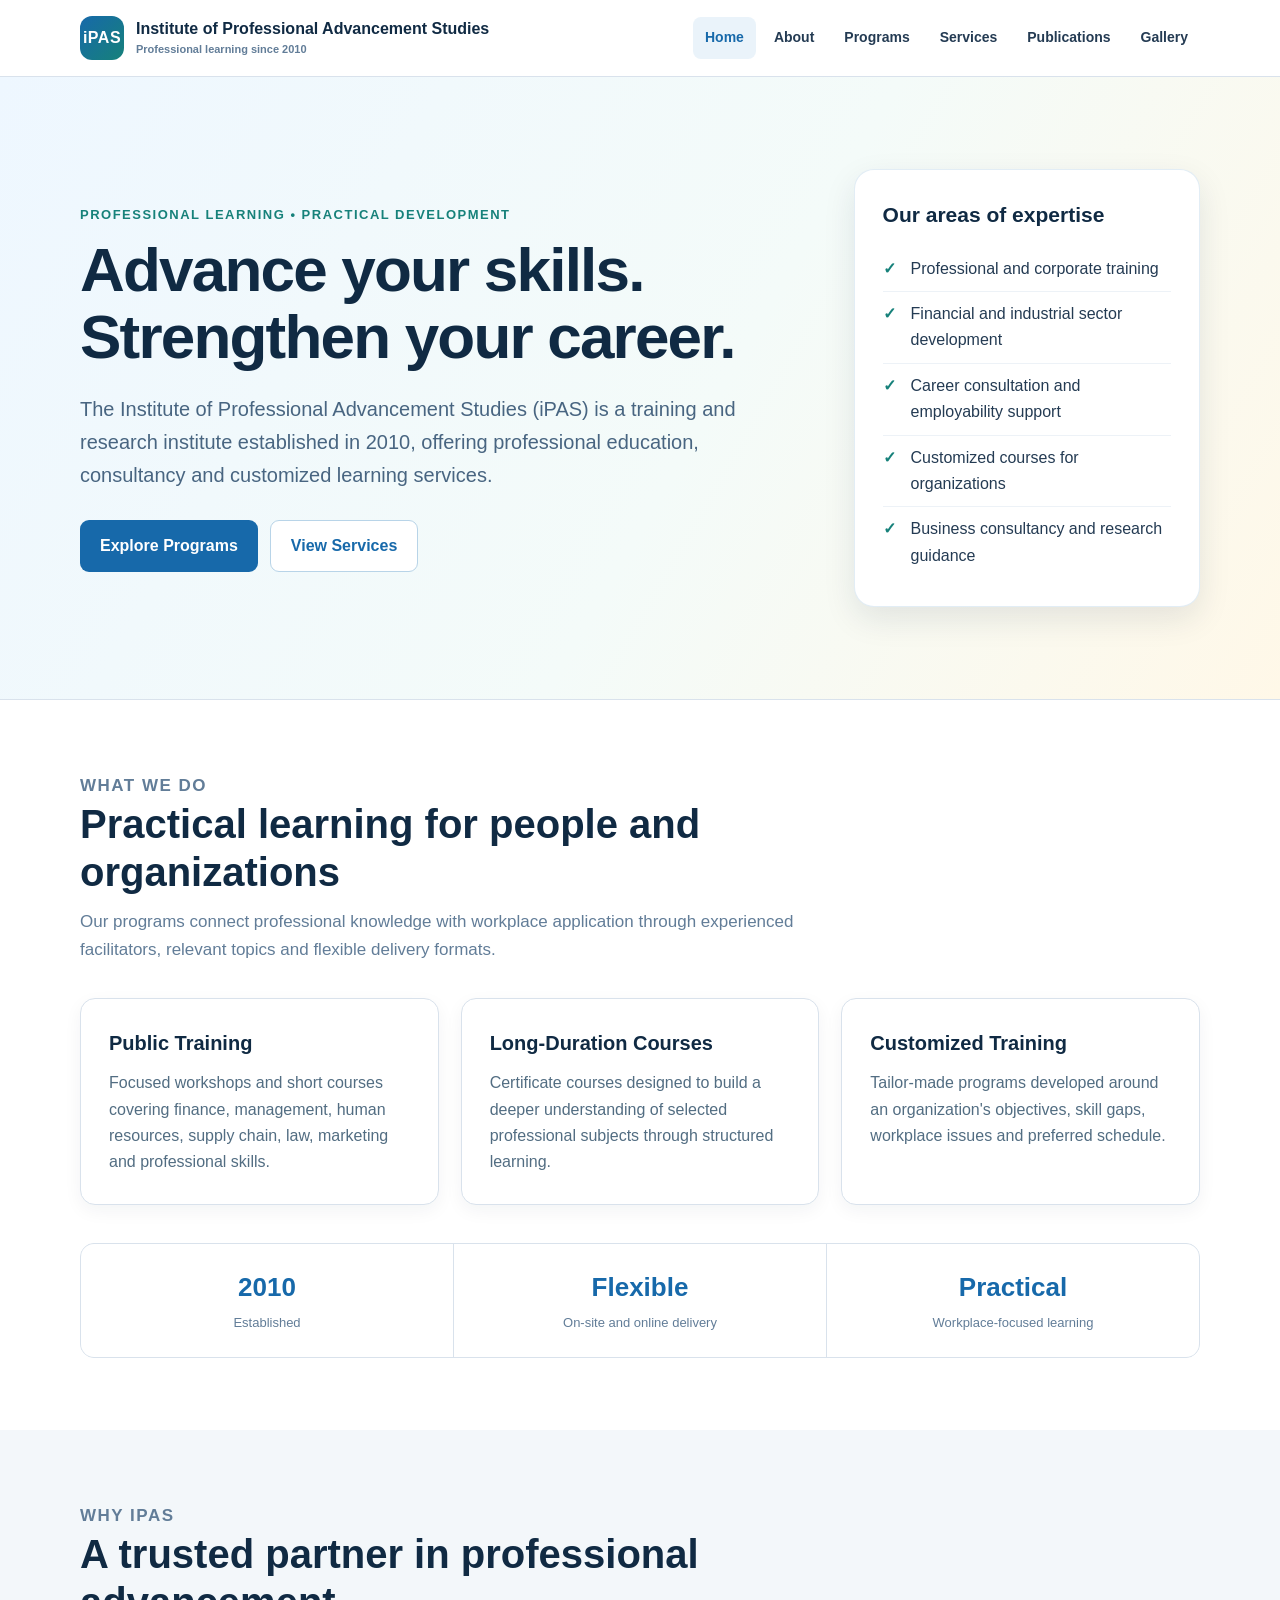
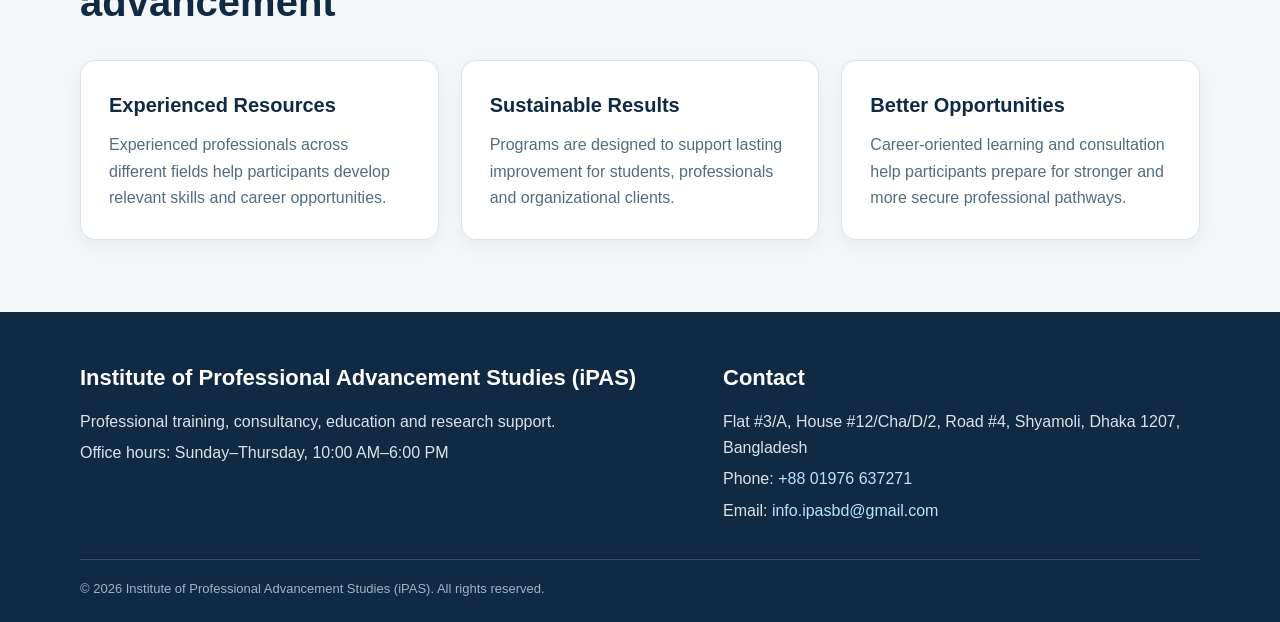
<file: index.html>
<!doctype html><html lang="en"><head><meta charset="utf-8"><meta name="viewport" content="width=device-width,initial-scale=1"><link rel="icon" type="image/png" href="favicon.png"><title>Institute of Professional Advancement Studies (iPAS)</title><meta name="description" content="iPAS provides professional training, consultancy, customized learning and career development services in Bangladesh."><link rel="stylesheet" href="style.css"></head><body><header class="site-header"><div class="container nav-wrap"><a class="brand" href="index.html"><span class="brand-mark">iPAS</span><span class="brand-text">Institute of Professional Advancement Studies<small>Professional learning since 2010</small></span></a><button class="menu-button" aria-label="Open navigation" aria-expanded="false">☰</button><nav class="nav"><a class="active" href="index.html">Home</a><a href="about.html">About</a><a href="programs.html">Programs</a><a href="services.html">Services</a><a href="publications.html">Publications</a><a href="gallery.html">Gallery</a></nav></div></header><main><section class="hero"><div class="container hero-grid"><div><p class="eyebrow">Professional learning • Practical development</p><h1>Advance your skills. Strengthen your career.</h1><p class="lead">The Institute of Professional Advancement Studies (iPAS) is a training and research institute established in 2010, offering professional education, consultancy and customized learning services.</p><div class="button-row"><a class="btn" href="programs.html">Explore Programs</a><a class="btn secondary" href="services.html">View Services</a></div></div><aside class="hero-panel"><h2>Our areas of expertise</h2><ul class="check-list"><li>Professional and corporate training</li><li>Financial and industrial sector development</li><li>Career consultation and employability support</li><li>Customized courses for organizations</li><li>Business consultancy and research guidance</li></ul></aside></div></section><section class="section"><div class="container"><div class="section-head"><p class="eyebrow">What we do</p><h2>Practical learning for people and organizations</h2><p>Our programs connect professional knowledge with workplace application through experienced facilitators, relevant topics and flexible delivery formats.</p></div><div class="grid three"><article class="card"><h3>Public Training</h3><p>Focused workshops and short courses covering finance, management, human resources, supply chain, law, marketing and professional skills.</p></article><article class="card"><h3>Long-Duration Courses</h3><p>Certificate courses designed to build a deeper understanding of selected professional subjects through structured learning.</p></article><article class="card"><h3>Customized Training</h3><p>Tailor-made programs developed around an organization's objectives, skill gaps, workplace issues and preferred schedule.</p></article></div><div class="stat-band"><div class="stat"><strong>2010</strong><span>Established</span></div><div class="stat"><strong>Flexible</strong><span>On-site and online delivery</span></div><div class="stat"><strong>Practical</strong><span>Workplace-focused learning</span></div></div></div></section><section class="section alt"><div class="container"><div class="section-head"><p class="eyebrow">Why iPAS</p><h2>A trusted partner in professional advancement</h2></div><div class="grid three"><article class="card"><h3>Experienced Resources</h3><p>Experienced professionals across different fields help participants develop relevant skills and career opportunities.</p></article><article class="card"><h3>Sustainable Results</h3><p>Programs are designed to support lasting improvement for students, professionals and organizational clients.</p></article><article class="card"><h3>Better Opportunities</h3><p>Career-oriented learning and consultation help participants prepare for stronger and more secure professional pathways.</p></article></div></div></section></main><footer class="site-footer"><div class="container"><div class="footer-grid"><div><h2>Institute of Professional Advancement Studies (iPAS)</h2><p>Professional training, consultancy, education and research support.</p><p>Office hours: Sunday–Thursday, 10:00 AM–6:00 PM</p></div><div><h2>Contact</h2><p>Flat #3/A, House #12/Cha/D/2, Road #4, Shyamoli, Dhaka 1207, Bangladesh</p><p>Phone: <a href="tel:+8801976637271">+88 01976 637271</a></p><p>Email: <a href="mailto:info.ipasbd@gmail.com">info.ipasbd@gmail.com</a></p></div></div><div class="copyright">© 2026 Institute of Professional Advancement Studies (iPAS). All rights reserved.</div></div></footer><script src="main.js"></script></body></html>
</file>
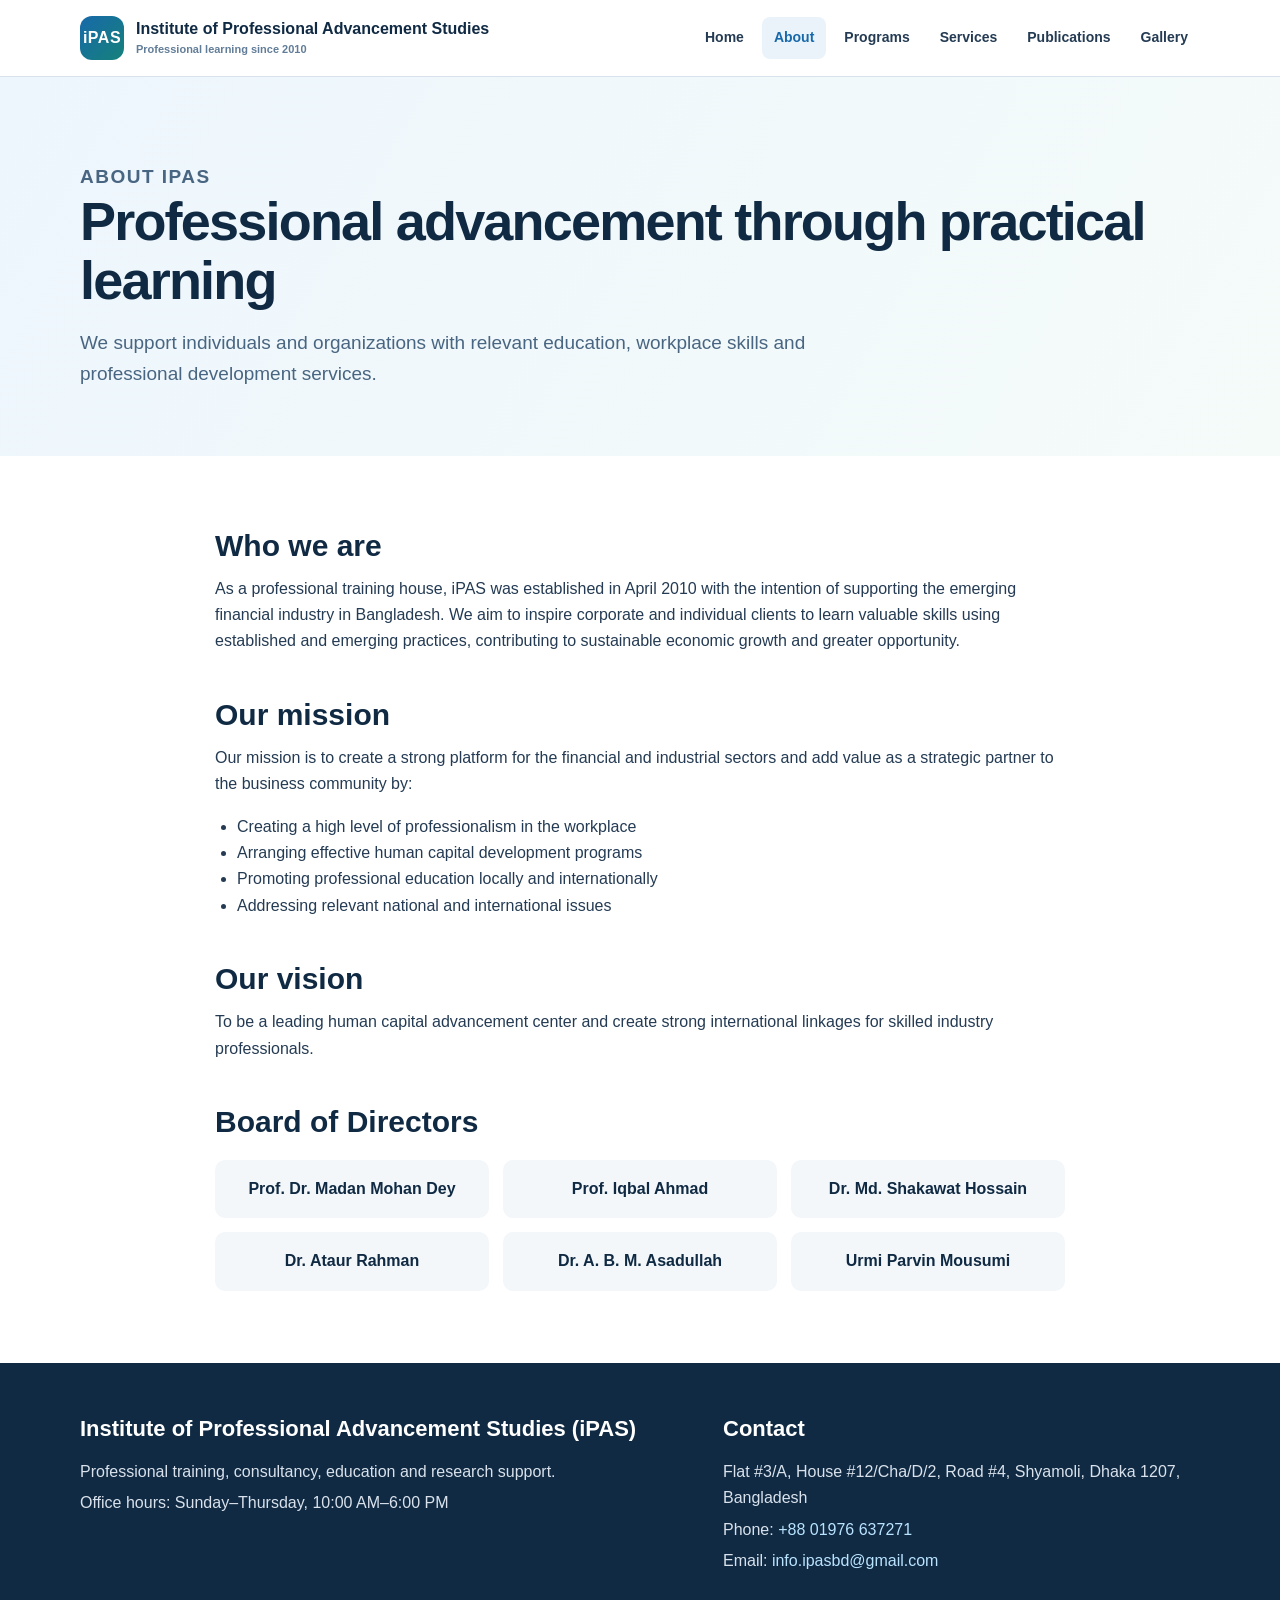
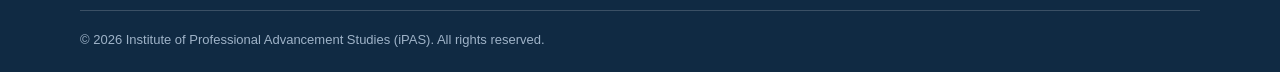
<file: about.html>
<!doctype html><html lang="en"><head><meta charset="utf-8"><meta name="viewport" content="width=device-width,initial-scale=1"><link rel="icon" type="image/png" href="favicon.png"><title>About iPAS | Institute of Professional Advancement Studies</title><meta name="description" content="Learn about the mission, vision and leadership of the Institute of Professional Advancement Studies."><link rel="stylesheet" href="style.css"></head><body><header class="site-header"><div class="container nav-wrap"><a class="brand" href="index.html"><span class="brand-mark">iPAS</span><span class="brand-text">Institute of Professional Advancement Studies<small>Professional learning since 2010</small></span></a><button class="menu-button" aria-label="Open navigation" aria-expanded="false">☰</button><nav class="nav"><a href="index.html">Home</a><a class="active" href="about.html">About</a><a href="programs.html">Programs</a><a href="services.html">Services</a><a href="publications.html">Publications</a><a href="gallery.html">Gallery</a></nav></div></header><main><section class="page-hero"><div class="container"><p class="eyebrow">About iPAS</p><h1>Professional advancement through practical learning</h1><p>We support individuals and organizations with relevant education, workplace skills and professional development services.</p></div></section><section class="section"><div class="container content"><h2>Who we are</h2><p>As a professional training house, iPAS was established in April 2010 with the intention of supporting the emerging financial industry in Bangladesh. We aim to inspire corporate and individual clients to learn valuable skills using established and emerging practices, contributing to sustainable economic growth and greater opportunity.</p><h2>Our mission</h2><p>Our mission is to create a strong platform for the financial and industrial sectors and add value as a strategic partner to the business community by:</p><ul><li>Creating a high level of professionalism in the workplace</li><li>Arranging effective human capital development programs</li><li>Promoting professional education locally and internationally</li><li>Addressing relevant national and international issues</li></ul><h2>Our vision</h2><p>To be a leading human capital advancement center and create strong international linkages for skilled industry professionals.</p><h2>Board of Directors</h2><div class="person-list"><div class="person">Prof. Dr. Madan Mohan Dey</div><div class="person">Prof. Iqbal Ahmad</div><div class="person">Dr. Md. Shakawat Hossain</div><div class="person">Dr. Ataur Rahman</div><div class="person">Dr. A. B. M. Asadullah</div><div class="person">Urmi Parvin Mousumi</div></div></div></section></main><footer class="site-footer"><div class="container"><div class="footer-grid"><div><h2>Institute of Professional Advancement Studies (iPAS)</h2><p>Professional training, consultancy, education and research support.</p><p>Office hours: Sunday–Thursday, 10:00 AM–6:00 PM</p></div><div><h2>Contact</h2><p>Flat #3/A, House #12/Cha/D/2, Road #4, Shyamoli, Dhaka 1207, Bangladesh</p><p>Phone: <a href="tel:+8801976637271">+88 01976 637271</a></p><p>Email: <a href="mailto:info.ipasbd@gmail.com">info.ipasbd@gmail.com</a></p></div></div><div class="copyright">© 2026 Institute of Professional Advancement Studies (iPAS). All rights reserved.</div></div></footer><script src="main.js"></script></body></html>
</file>
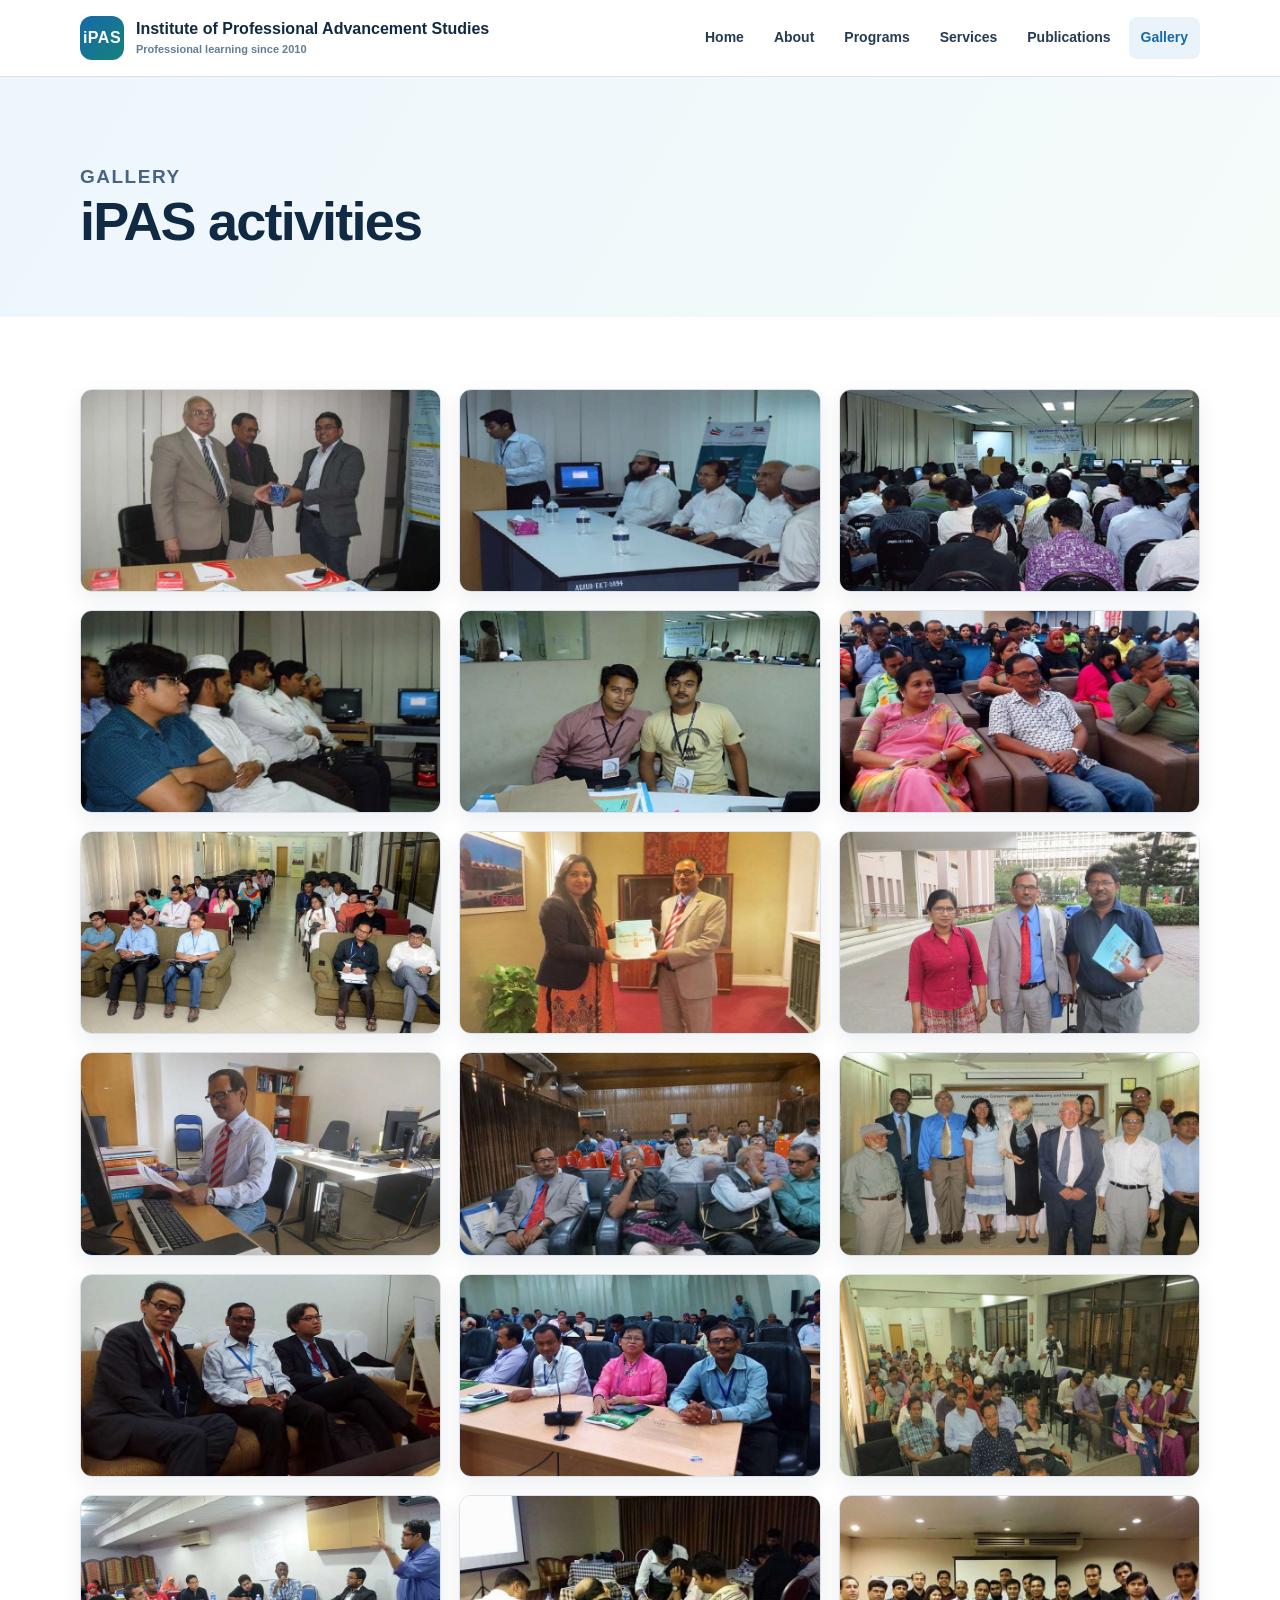
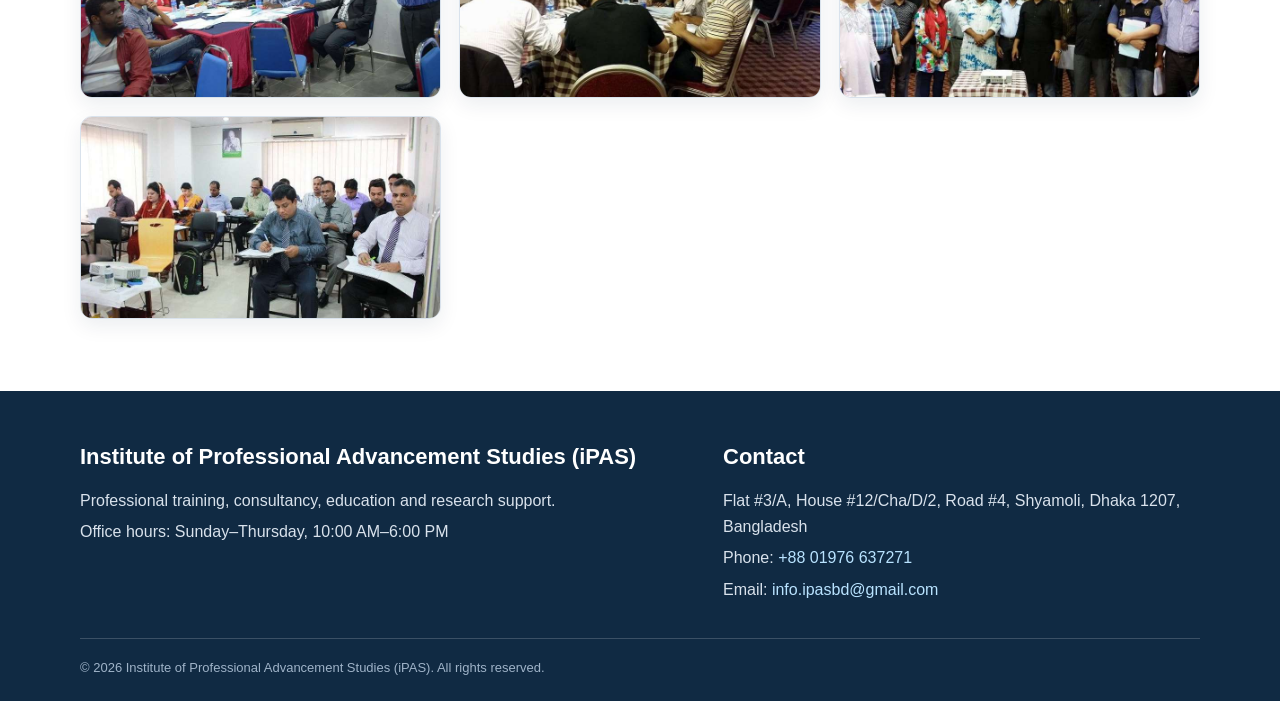
<file: gallery.html>
<!doctype html><html lang="en"><head><meta charset="utf-8"><meta name="viewport" content="width=device-width,initial-scale=1"><link rel="icon" type="image/png" href="favicon.png"><title>Gallery | iPAS</title><meta name="description" content="Training, seminars and professional activities of iPAS."><link rel="stylesheet" href="style.css"><link rel="stylesheet" href="extra.css"></head><body><header class="site-header"><div class="container nav-wrap"><a class="brand" href="index.html"><span class="brand-mark">iPAS</span><span class="brand-text">Institute of Professional Advancement Studies<small>Professional learning since 2010</small></span></a><button class="menu-button" aria-label="Open navigation" aria-expanded="false">☰</button><nav class="nav"><a href="index.html">Home</a><a href="about.html">About</a><a href="programs.html">Programs</a><a href="services.html">Services</a><a href="publications.html">Publications</a><a class="active" href="gallery.html">Gallery</a></nav></div></header><main><section class="page-hero"><div class="container"><p class="eyebrow">Gallery</p><h1>iPAS activities</h1></div></section><section class="section"><div class="container"><div class="gallery-grid"><img src="gallery-01.jpg" alt="iPAS activity 1"><img src="gallery-02.jpg" alt="iPAS activity 2"><img src="gallery-03.jpg" alt="iPAS activity 3"><img src="gallery-04.jpg" alt="iPAS activity 4"><img src="gallery-05.jpg" alt="iPAS activity 5"><img src="gallery-07.jpg" alt="iPAS activity 7"><img src="gallery-08.jpg" alt="iPAS activity 8"><img src="gallery-09.jpg" alt="iPAS activity 9"><img src="gallery-10.jpg" alt="iPAS activity 10"><img src="gallery-11.jpg" alt="iPAS activity 11"><img src="gallery-12.jpg" alt="iPAS activity 12"><img src="gallery-13.jpg" alt="iPAS activity 13"><img src="gallery-14.jpg" alt="iPAS activity 14"><img src="gallery-15.jpg" alt="iPAS activity 15"><img src="gallery-16.jpg" alt="iPAS activity 16"><img src="gallery-17.jpg" alt="iPAS activity 17"><img src="gallery-19.jpg" alt="iPAS activity 19"><img src="gallery-20.jpg" alt="iPAS activity 20"><img src="gallery-21.jpg" alt="iPAS activity 21"></div></div></section></main><footer class="site-footer"><div class="container"><div class="footer-grid"><div><h2>Institute of Professional Advancement Studies (iPAS)</h2><p>Professional training, consultancy, education and research support.</p><p>Office hours: Sunday–Thursday, 10:00 AM–6:00 PM</p></div><div><h2>Contact</h2><p>Flat #3/A, House #12/Cha/D/2, Road #4, Shyamoli, Dhaka 1207, Bangladesh</p><p>Phone: <a href="tel:+8801976637271">+88 01976 637271</a></p><p>Email: <a href="mailto:info.ipasbd@gmail.com">info.ipasbd@gmail.com</a></p></div></div><div class="copyright">© 2026 Institute of Professional Advancement Studies (iPAS). All rights reserved.</div></div></footer><script src="main.js"></script></body></html>
</file>
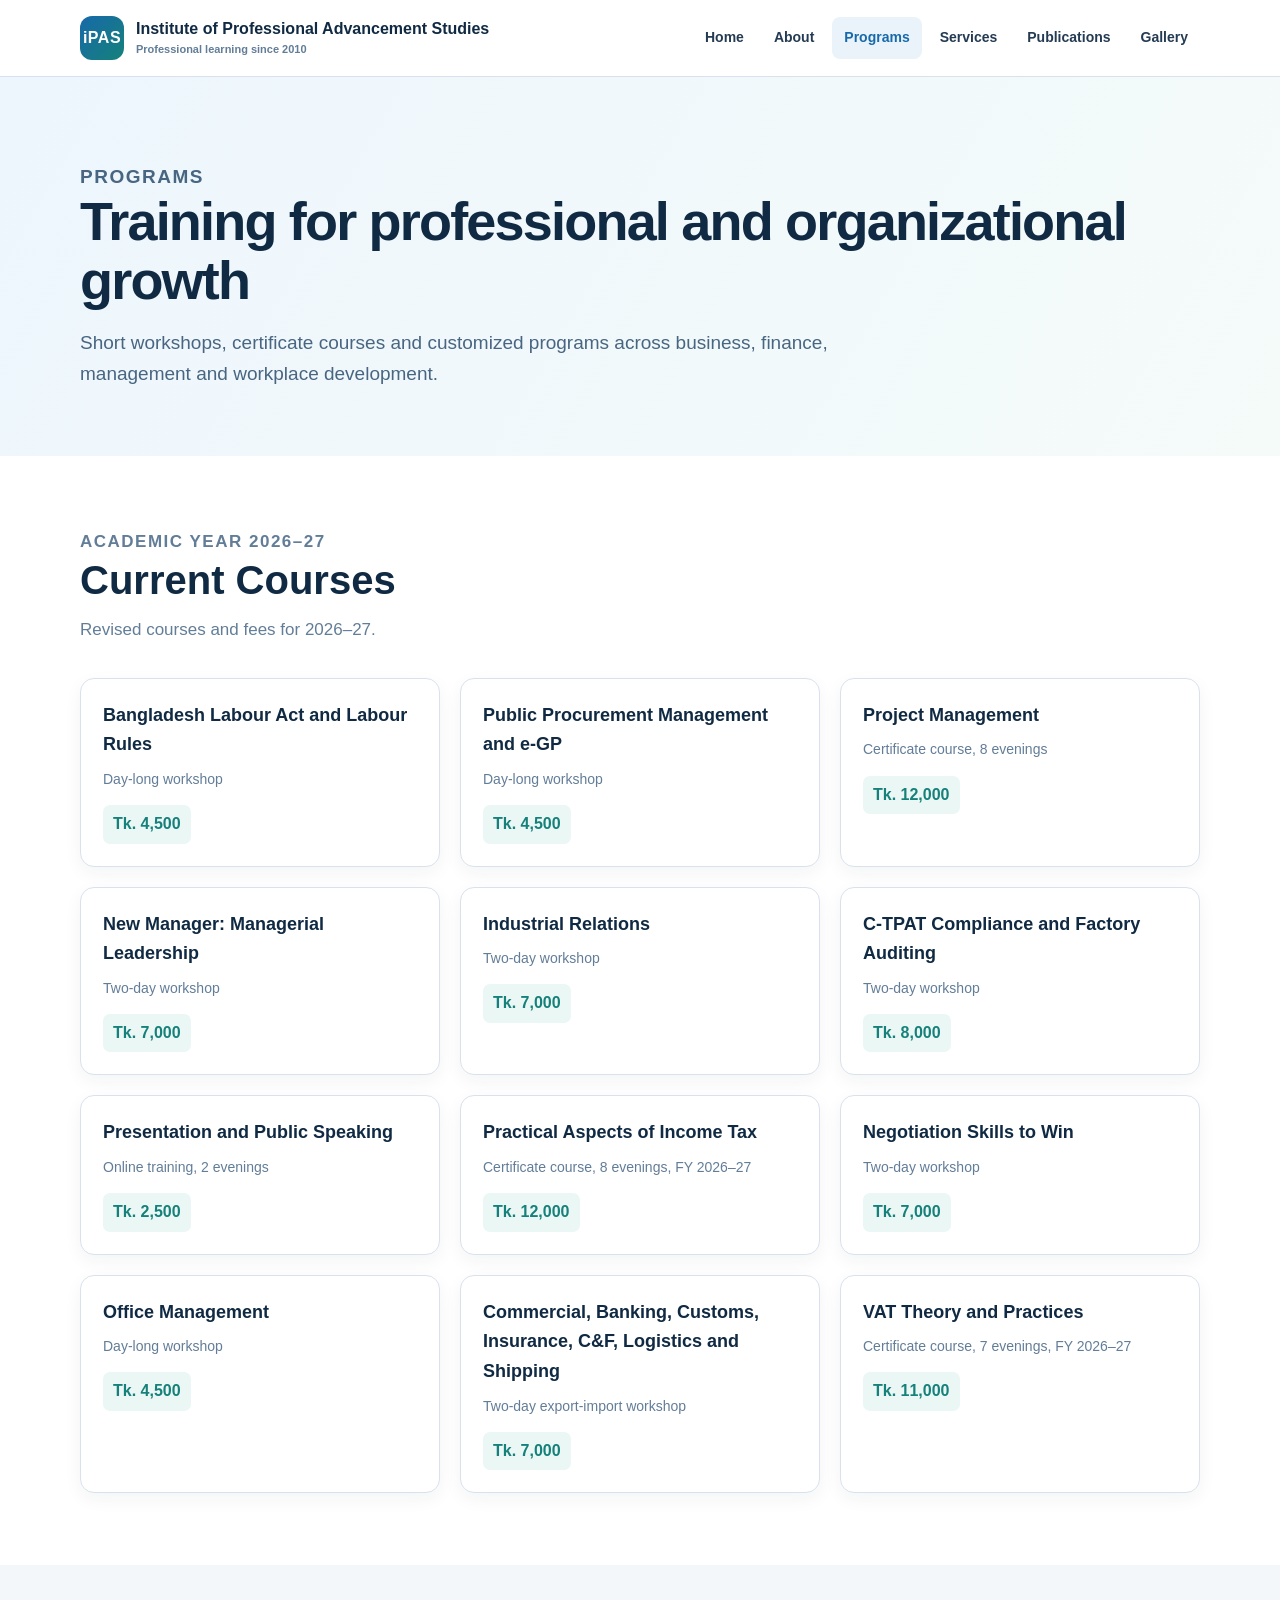
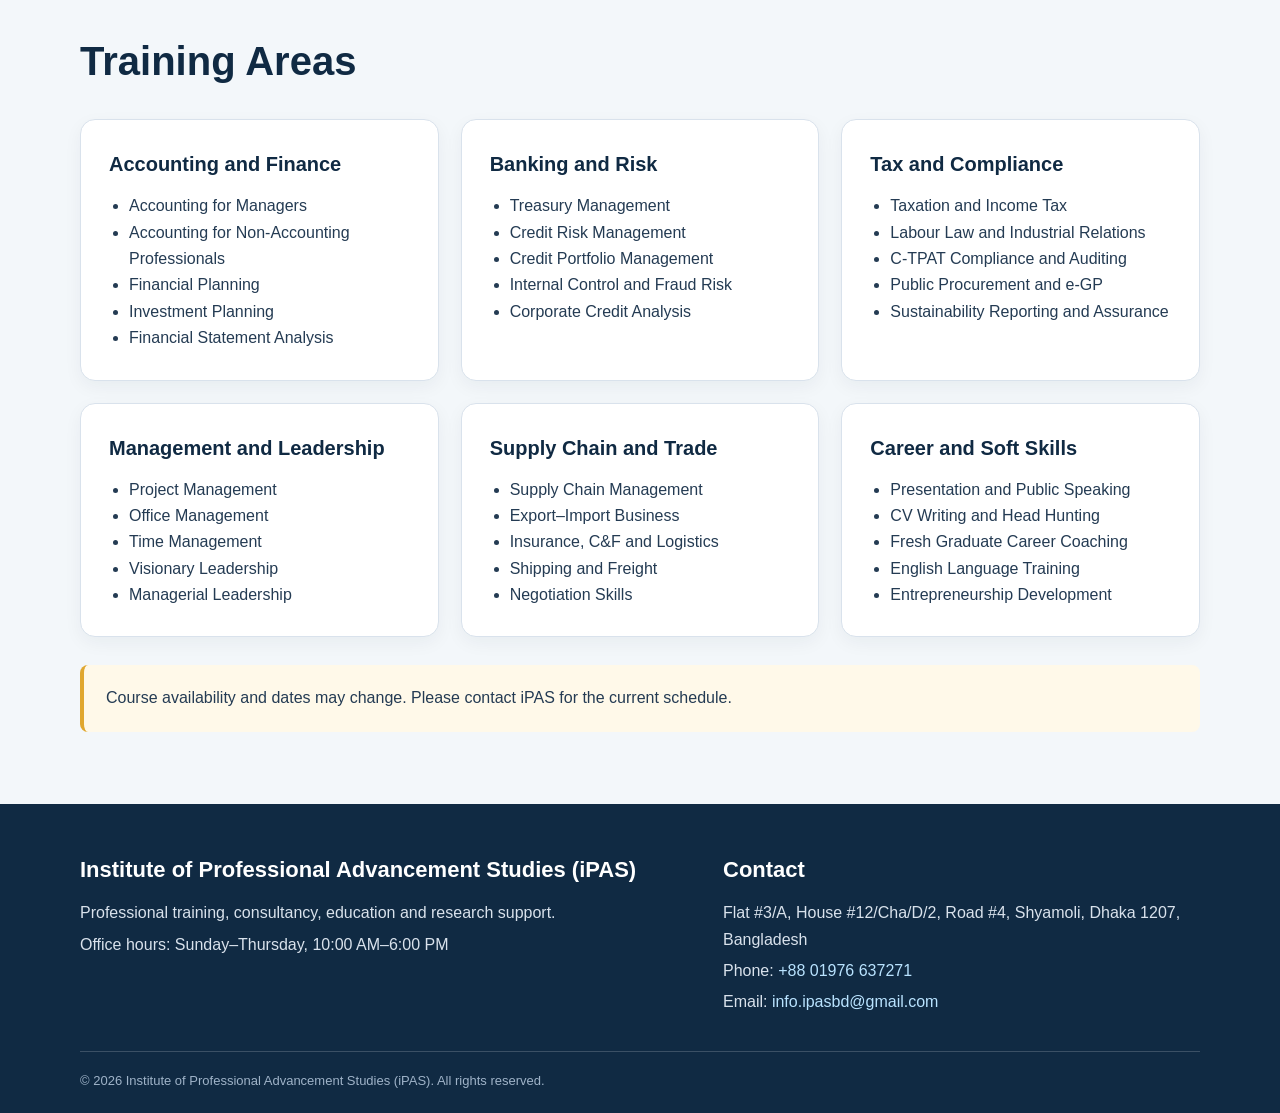
<file: programs.html>
<!doctype html><html lang="en"><head><meta charset="utf-8"><meta name="viewport" content="width=device-width,initial-scale=1"><link rel="icon" type="image/png" href="favicon.png"><title>Programs | iPAS</title><meta name="description" content="Explore iPAS professional training and certificate programs for 2026–27."><link rel="stylesheet" href="style.css"><link rel="stylesheet" href="extra.css"></head><body><header class="site-header"><div class="container nav-wrap"><a class="brand" href="index.html"><span class="brand-mark">iPAS</span><span class="brand-text">Institute of Professional Advancement Studies<small>Professional learning since 2010</small></span></a><button class="menu-button" aria-label="Open navigation" aria-expanded="false">☰</button><nav class="nav"><a href="index.html">Home</a><a href="about.html">About</a><a class="active" href="programs.html">Programs</a><a href="services.html">Services</a><a href="publications.html">Publications</a><a href="gallery.html">Gallery</a></nav></div></header><main><section class="page-hero"><div class="container"><p class="eyebrow">Programs</p><h1>Training for professional and organizational growth</h1><p>Short workshops, certificate courses and customized programs across business, finance, management and workplace development.</p></div></section><section class="section"><div class="container"><div class="section-head"><p class="eyebrow">Academic year 2026–27</p><h2>Current Courses</h2><p>Revised courses and fees for 2026–27.</p></div><div class="course-grid"><article class="course-card"><h3>Bangladesh Labour Act and Labour Rules</h3><p>Day-long workshop</p><span class="course-fee">Tk. 4,500</span></article><article class="course-card"><h3>Public Procurement Management and e-GP</h3><p>Day-long workshop</p><span class="course-fee">Tk. 4,500</span></article><article class="course-card"><h3>Project Management</h3><p>Certificate course, 8 evenings</p><span class="course-fee">Tk. 12,000</span></article><article class="course-card"><h3>New Manager: Managerial Leadership</h3><p>Two-day workshop</p><span class="course-fee">Tk. 7,000</span></article><article class="course-card"><h3>Industrial Relations</h3><p>Two-day workshop</p><span class="course-fee">Tk. 7,000</span></article><article class="course-card"><h3>C-TPAT Compliance and Factory Auditing</h3><p>Two-day workshop</p><span class="course-fee">Tk. 8,000</span></article><article class="course-card"><h3>Presentation and Public Speaking</h3><p>Online training, 2 evenings</p><span class="course-fee">Tk. 2,500</span></article><article class="course-card"><h3>Practical Aspects of Income Tax</h3><p>Certificate course, 8 evenings, FY 2026–27</p><span class="course-fee">Tk. 12,000</span></article><article class="course-card"><h3>Negotiation Skills to Win</h3><p>Two-day workshop</p><span class="course-fee">Tk. 7,000</span></article><article class="course-card"><h3>Office Management</h3><p>Day-long workshop</p><span class="course-fee">Tk. 4,500</span></article><article class="course-card"><h3>Commercial, Banking, Customs, Insurance, C&amp;F, Logistics and Shipping</h3><p>Two-day export-import workshop</p><span class="course-fee">Tk. 7,000</span></article><article class="course-card"><h3>VAT Theory and Practices</h3><p>Certificate course, 7 evenings, FY 2026–27</p><span class="course-fee">Tk. 11,000</span></article></div></div></section><section class="section alt"><div class="container"><div class="section-head"><h2>Training Areas</h2></div><div class="grid three"><article class="card"><h3>Accounting and Finance</h3><ul><li>Accounting for Managers</li><li>Accounting for Non-Accounting Professionals</li><li>Financial Planning</li><li>Investment Planning</li><li>Financial Statement Analysis</li></ul></article><article class="card"><h3>Banking and Risk</h3><ul><li>Treasury Management</li><li>Credit Risk Management</li><li>Credit Portfolio Management</li><li>Internal Control and Fraud Risk</li><li>Corporate Credit Analysis</li></ul></article><article class="card"><h3>Tax and Compliance</h3><ul><li>Taxation and Income Tax</li><li>Labour Law and Industrial Relations</li><li>C-TPAT Compliance and Auditing</li><li>Public Procurement and e-GP</li><li>Sustainability Reporting and Assurance</li></ul></article><article class="card"><h3>Management and Leadership</h3><ul><li>Project Management</li><li>Office Management</li><li>Time Management</li><li>Visionary Leadership</li><li>Managerial Leadership</li></ul></article><article class="card"><h3>Supply Chain and Trade</h3><ul><li>Supply Chain Management</li><li>Export–Import Business</li><li>Insurance, C&amp;F and Logistics</li><li>Shipping and Freight</li><li>Negotiation Skills</li></ul></article><article class="card"><h3>Career and Soft Skills</h3><ul><li>Presentation and Public Speaking</li><li>CV Writing and Head Hunting</li><li>Fresh Graduate Career Coaching</li><li>English Language Training</li><li>Entrepreneurship Development</li></ul></article></div><div class="notice" style="margin-top:28px">Course availability and dates may change. Please contact iPAS for the current schedule.</div></div></section></main><footer class="site-footer"><div class="container"><div class="footer-grid"><div><h2>Institute of Professional Advancement Studies (iPAS)</h2><p>Professional training, consultancy, education and research support.</p><p>Office hours: Sunday–Thursday, 10:00 AM–6:00 PM</p></div><div><h2>Contact</h2><p>Flat #3/A, House #12/Cha/D/2, Road #4, Shyamoli, Dhaka 1207, Bangladesh</p><p>Phone: <a href="tel:+8801976637271">+88 01976 637271</a></p><p>Email: <a href="mailto:info.ipasbd@gmail.com">info.ipasbd@gmail.com</a></p></div></div><div class="copyright">© 2026 Institute of Professional Advancement Studies (iPAS). All rights reserved.</div></div></footer><script src="main.js"></script></body></html>
</file>
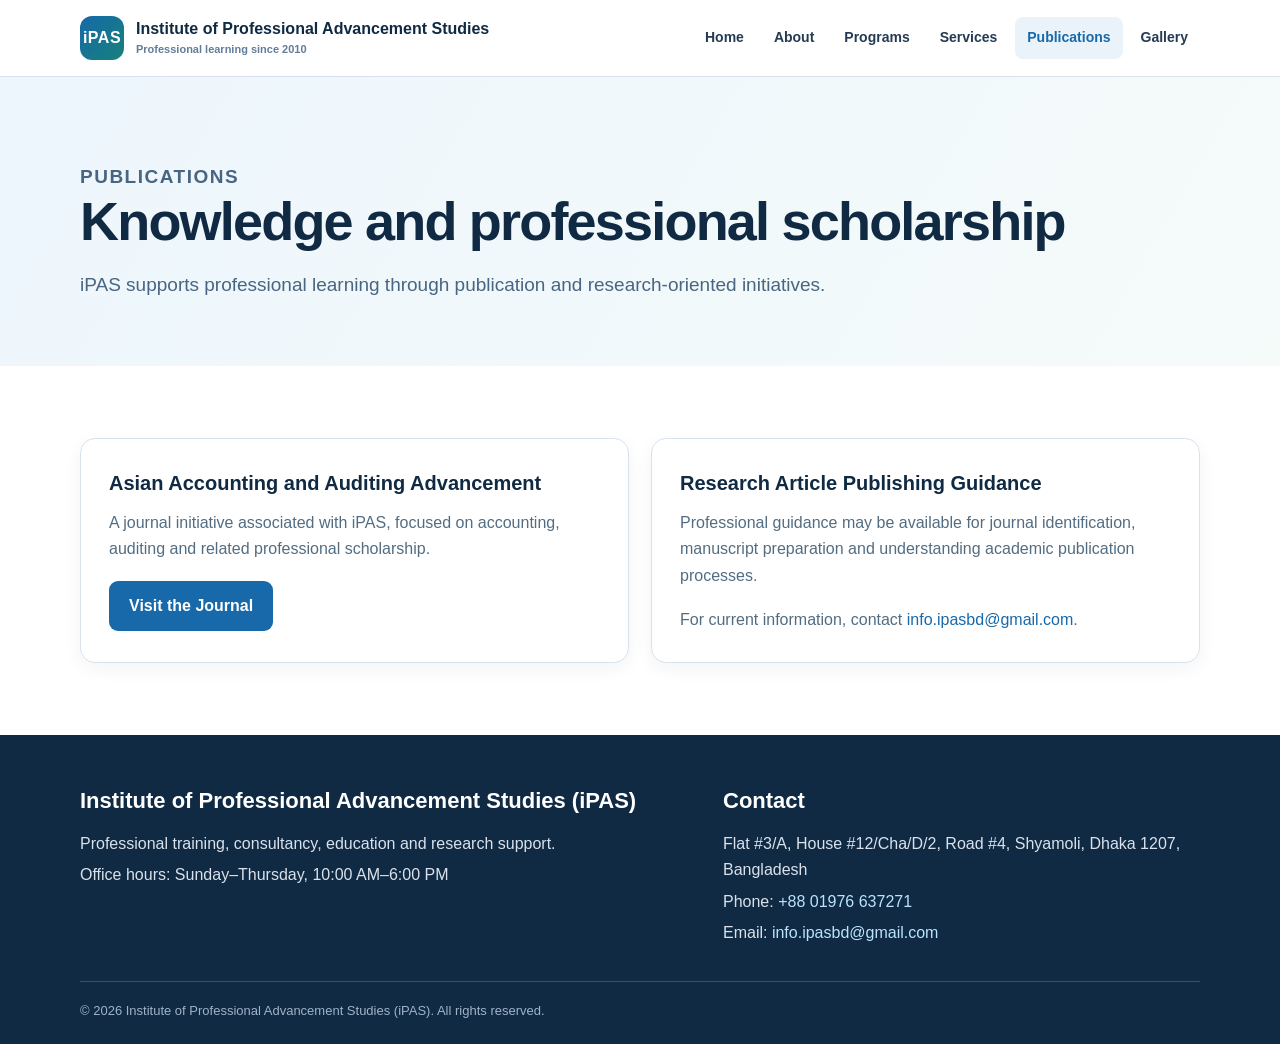
<file: publications.html>
<!doctype html><html lang="en"><head><meta charset="utf-8"><meta name="viewport" content="width=device-width,initial-scale=1"><link rel="icon" type="image/png" href="favicon.png"><title>Publications | iPAS</title><meta name="description" content="Publication initiatives associated with the Institute of Professional Advancement Studies."><link rel="stylesheet" href="style.css"></head><body><header class="site-header"><div class="container nav-wrap"><a class="brand" href="index.html"><span class="brand-mark">iPAS</span><span class="brand-text">Institute of Professional Advancement Studies<small>Professional learning since 2010</small></span></a><button class="menu-button" aria-label="Open navigation" aria-expanded="false">☰</button><nav class="nav"><a href="index.html">Home</a><a href="about.html">About</a><a href="programs.html">Programs</a><a href="services.html">Services</a><a class="active" href="publications.html">Publications</a><a href="gallery.html">Gallery</a></nav></div></header><main><section class="page-hero"><div class="container"><p class="eyebrow">Publications</p><h1>Knowledge and professional scholarship</h1><p>iPAS supports professional learning through publication and research-oriented initiatives.</p></div></section><section class="section"><div class="container"><div class="grid two"><article class="card"><h3>Asian Accounting and Auditing Advancement</h3><p>A journal initiative associated with iPAS, focused on accounting, auditing and related professional scholarship.</p><p style="margin-top:18px"><a class="btn" href="https://4ajournal.com/" target="_blank" rel="noopener">Visit the Journal</a></p></article><article class="card"><h3>Research Article Publishing Guidance</h3><p>Professional guidance may be available for journal identification, manuscript preparation and understanding academic publication processes.</p><p style="margin-top:18px">For current information, contact <a href="mailto:info.ipasbd@gmail.com">info.ipasbd@gmail.com</a>.</p></article></div></div></section></main><footer class="site-footer"><div class="container"><div class="footer-grid"><div><h2>Institute of Professional Advancement Studies (iPAS)</h2><p>Professional training, consultancy, education and research support.</p><p>Office hours: Sunday–Thursday, 10:00 AM–6:00 PM</p></div><div><h2>Contact</h2><p>Flat #3/A, House #12/Cha/D/2, Road #4, Shyamoli, Dhaka 1207, Bangladesh</p><p>Phone: <a href="tel:+8801976637271">+88 01976 637271</a></p><p>Email: <a href="mailto:info.ipasbd@gmail.com">info.ipasbd@gmail.com</a></p></div></div><div class="copyright">© 2026 Institute of Professional Advancement Studies (iPAS). All rights reserved.</div></div></footer><script src="main.js"></script></body></html>
</file>
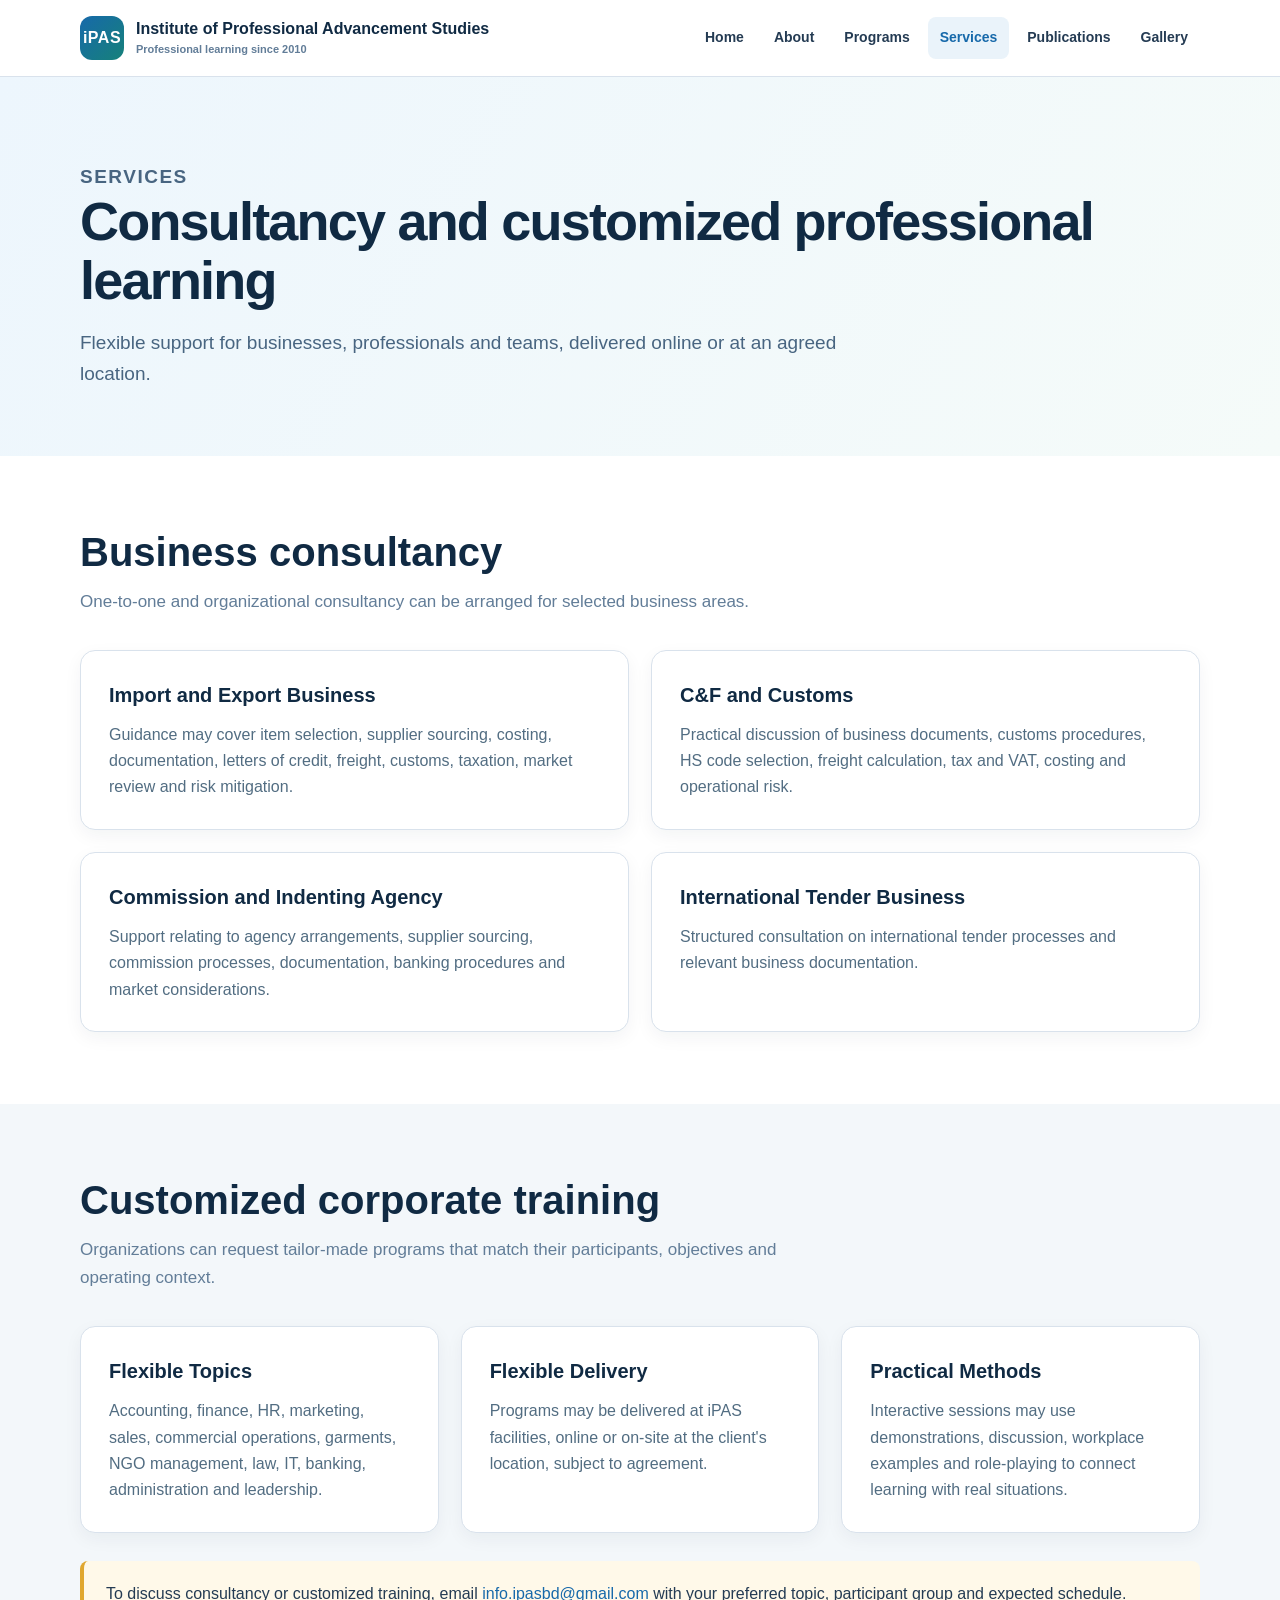
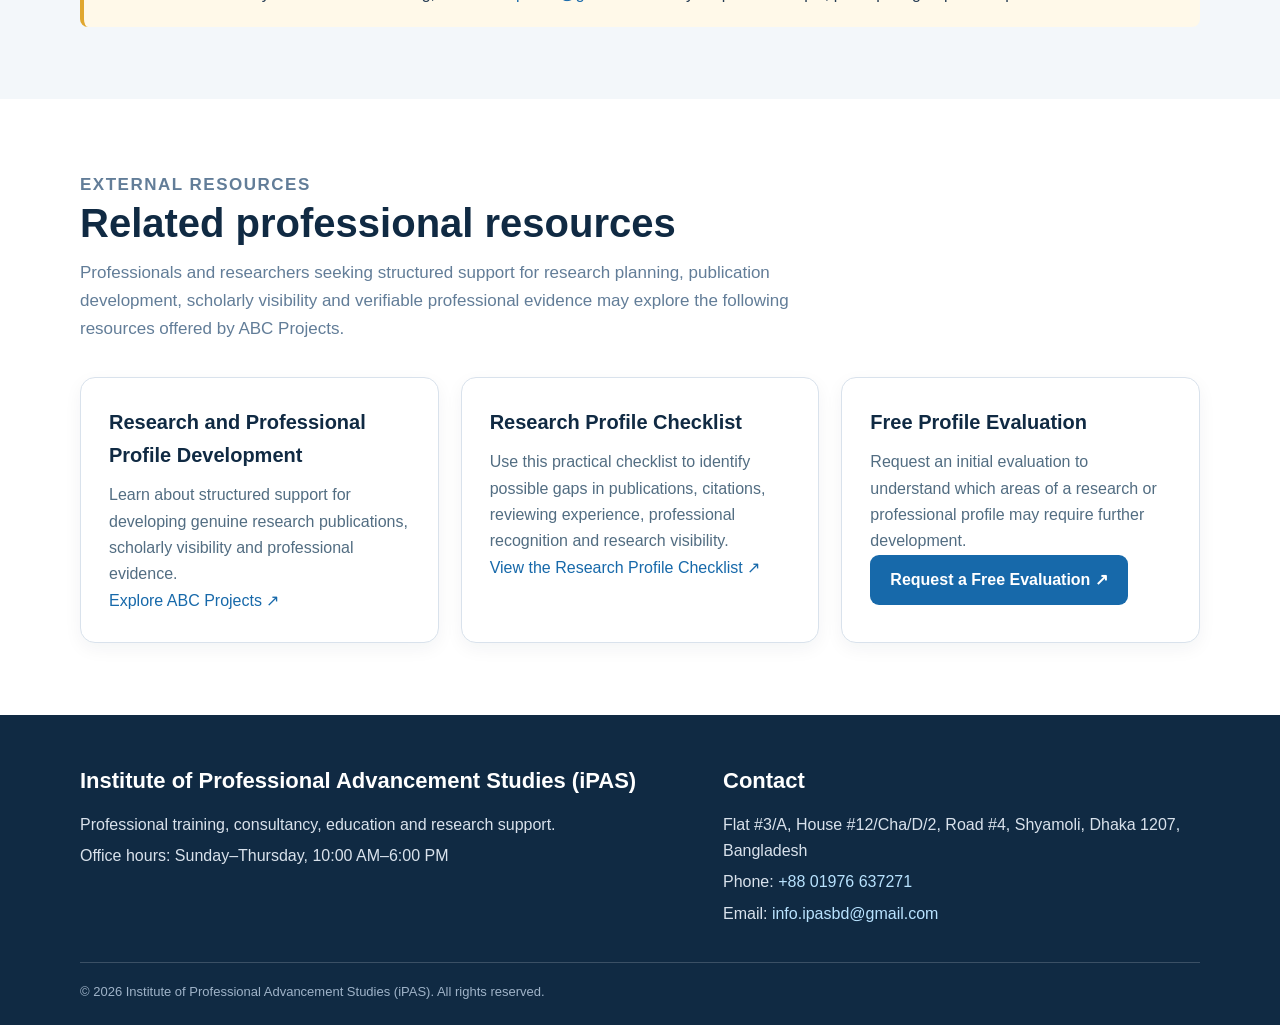
<file: services.html>
<!doctype html>
<html lang="en">
<head>
  <meta charset="utf-8">
  <meta name="viewport" content="width=device-width,initial-scale=1">
  <link rel="icon" type="image/png" href="favicon.png">
  <title>Services | iPAS</title>
  <meta name="description" content="Professional consultancy and customized corporate training services from iPAS.">
  <link rel="stylesheet" href="style.css">
</head>
<body>
<header class="site-header"><div class="container nav-wrap"><a class="brand" href="index.html"><span class="brand-mark">iPAS</span><span class="brand-text">Institute of Professional Advancement Studies<small>Professional learning since 2010</small></span></a><button class="menu-button" aria-label="Open navigation" aria-expanded="false">☰</button><nav class="nav"><a href="index.html">Home</a><a href="about.html">About</a><a href="programs.html">Programs</a><a class="active" href="services.html">Services</a><a href="publications.html">Publications</a><a href="gallery.html">Gallery</a></nav></div></header>
<main>
  <section class="page-hero"><div class="container"><p class="eyebrow">Services</p><h1>Consultancy and customized professional learning</h1><p>Flexible support for businesses, professionals and teams, delivered online or at an agreed location.</p></div></section>
  <section class="section"><div class="container"><div class="section-head"><h2>Business consultancy</h2><p>One-to-one and organizational consultancy can be arranged for selected business areas.</p></div><div class="grid two"><article class="card"><h3>Import and Export Business</h3><p>Guidance may cover item selection, supplier sourcing, costing, documentation, letters of credit, freight, customs, taxation, market review and risk mitigation.</p></article><article class="card"><h3>C&amp;F and Customs</h3><p>Practical discussion of business documents, customs procedures, HS code selection, freight calculation, tax and VAT, costing and operational risk.</p></article><article class="card"><h3>Commission and Indenting Agency</h3><p>Support relating to agency arrangements, supplier sourcing, commission processes, documentation, banking procedures and market considerations.</p></article><article class="card"><h3>International Tender Business</h3><p>Structured consultation on international tender processes and relevant business documentation.</p></article></div></div></section>
  <section class="section alt"><div class="container"><div class="section-head"><h2>Customized corporate training</h2><p>Organizations can request tailor-made programs that match their participants, objectives and operating context.</p></div><div class="grid three"><article class="card"><h3>Flexible Topics</h3><p>Accounting, finance, HR, marketing, sales, commercial operations, garments, NGO management, law, IT, banking, administration and leadership.</p></article><article class="card"><h3>Flexible Delivery</h3><p>Programs may be delivered at iPAS facilities, online or on-site at the client's location, subject to agreement.</p></article><article class="card"><h3>Practical Methods</h3><p>Interactive sessions may use demonstrations, discussion, workplace examples and role-playing to connect learning with real situations.</p></article></div><div class="notice" style="margin-top:28px">To discuss consultancy or customized training, email <a href="mailto:info.ipasbd@gmail.com">info.ipasbd@gmail.com</a> with your preferred topic, participant group and expected schedule.</div></div></section>
  <section class="section"><div class="container"><div class="section-head"><p class="eyebrow">External resources</p><h2>Related professional resources</h2><p>Professionals and researchers seeking structured support for research planning, publication development, scholarly visibility and verifiable professional evidence may explore the following resources offered by ABC Projects.</p></div><div class="grid three"><article class="card"><h3>Research and Professional Profile Development</h3><p>Learn about structured support for developing genuine research publications, scholarly visibility and professional evidence.</p><a class="text-link" href="https://abcprojects.org/" target="_blank" rel="noopener">Explore ABC Projects ↗</a></article><article class="card"><h3>Research Profile Checklist</h3><p>Use this practical checklist to identify possible gaps in publications, citations, reviewing experience, professional recognition and research visibility.</p><a class="text-link" href="https://abcprojects.org/resources/research-profile-checklist/" target="_blank" rel="noopener">View the Research Profile Checklist ↗</a></article><article class="card"><h3>Free Profile Evaluation</h3><p>Request an initial evaluation to understand which areas of a research or professional profile may require further development.</p><a class="btn" href="https://abcprojects.org/contact/" target="_blank" rel="noopener">Request a Free Evaluation ↗</a></article></div></div></section>
</main>
<footer class="site-footer"><div class="container"><div class="footer-grid"><div><h2>Institute of Professional Advancement Studies (iPAS)</h2><p>Professional training, consultancy, education and research support.</p><p>Office hours: Sunday–Thursday, 10:00 AM–6:00 PM</p></div><div><h2>Contact</h2><p>Flat #3/A, House #12/Cha/D/2, Road #4, Shyamoli, Dhaka 1207, Bangladesh</p><p>Phone: <a href="tel:+8801976637271">+88 01976 637271</a></p><p>Email: <a href="mailto:info.ipasbd@gmail.com">info.ipasbd@gmail.com</a></p></div></div><div class="copyright">© 2026 Institute of Professional Advancement Studies (iPAS). All rights reserved.</div></div></footer>
<script src="main.js"></script>
</body>
</html>
</file>
<file: style.css>
:root{--navy:#102a43;--blue:#1769aa;--teal:#16817a;--gold:#e0a72f;--ink:#243b53;--muted:#627d98;--line:#d9e2ec;--soft:#f3f7fa;--white:#fff;--shadow:0 12px 32px rgba(16,42,67,.10)}
*{box-sizing:border-box}html{scroll-behavior:smooth}body{margin:0;color:var(--ink);font-family:Inter,"Segoe UI",Arial,sans-serif;line-height:1.65;background:var(--white)}a{color:var(--blue);text-decoration:none}a:hover{text-decoration:underline}.container{width:min(1120px,calc(100% - 40px));margin:auto}.site-header{position:sticky;top:0;z-index:20;background:rgba(255,255,255,.96);border-bottom:1px solid var(--line);backdrop-filter:blur(10px)}.nav-wrap{min-height:76px;display:flex;align-items:center;justify-content:space-between;gap:24px}.brand{display:flex;align-items:center;gap:12px;color:var(--navy);font-weight:800;text-decoration:none}.brand:hover{text-decoration:none}.brand-mark{display:grid;place-items:center;width:44px;height:44px;border-radius:12px;background:linear-gradient(135deg,var(--blue),var(--teal));color:#fff;font-size:16px;letter-spacing:.5px}.brand-text{line-height:1.15}.brand-text small{display:block;margin-top:4px;color:var(--muted);font-size:11px;font-weight:600}.nav{display:flex;align-items:center;gap:6px}.nav a{padding:9px 12px;border-radius:8px;color:var(--ink);font-size:14px;font-weight:650}.nav a:hover,.nav a.active{color:var(--blue);background:#eaf3fa;text-decoration:none}.hero{padding:92px 0;background:linear-gradient(120deg,#eef7ff 0%,#f4fbf9 55%,#fff8e8 100%);border-bottom:1px solid var(--line)}.hero-grid{display:grid;grid-template-columns:1.35fr .65fr;gap:54px;align-items:center}.eyebrow{margin:0 0 12px;color:var(--teal);font-size:13px;font-weight:800;letter-spacing:1.5px;text-transform:uppercase}.hero h1,.page-hero h1{margin:0;color:var(--navy);font-size:clamp(38px,5vw,62px);line-height:1.08;letter-spacing:-1.8px}.hero .lead{max-width:760px;margin:22px 0 28px;color:#486581;font-size:20px}.button-row{display:flex;flex-wrap:wrap;gap:12px}.btn{display:inline-flex;align-items:center;justify-content:center;padding:12px 20px;border-radius:9px;background:var(--blue);color:#fff;font-weight:750}.btn:hover{background:#12578e;color:#fff;text-decoration:none}.btn.secondary{background:#fff;color:var(--blue);border:1px solid #b8d4e8}.hero-panel{padding:28px;border-radius:20px;background:#fff;box-shadow:var(--shadow);border:1px solid rgba(23,105,170,.12)}.hero-panel h2{margin:0 0 14px;color:var(--navy);font-size:21px}.check-list{margin:0;padding:0;list-style:none}.check-list li{position:relative;padding:9px 0 9px 28px;border-bottom:1px solid #edf2f7}.check-list li:last-child{border:0}.check-list li:before{content:"✓";position:absolute;left:0;color:var(--teal);font-weight:900}.section{padding:72px 0}.section.alt{background:var(--soft)}.section-head{max-width:760px;margin-bottom:34px}.section-head h2,.content h2{margin:0 0 12px;color:var(--navy);font-size:clamp(28px,3.5vw,40px);line-height:1.2}.section-head p{margin:0;color:var(--muted);font-size:17px}.grid{display:grid;gap:22px}.grid.three{grid-template-columns:repeat(3,1fr)}.grid.two{grid-template-columns:repeat(2,1fr)}.card{padding:28px;border:1px solid var(--line);border-radius:15px;background:#fff;box-shadow:0 6px 18px rgba(16,42,67,.05)}.card h3{margin:0 0 10px;color:var(--navy);font-size:20px}.card p{margin:0;color:#526d82}.card ul{margin:12px 0 0;padding-left:20px}.stat-band{display:grid;grid-template-columns:repeat(3,1fr);gap:1px;margin-top:38px;overflow:hidden;border:1px solid var(--line);border-radius:14px;background:var(--line)}.stat{padding:22px;background:#fff;text-align:center}.stat strong{display:block;color:var(--blue);font-size:26px}.stat span{color:var(--muted);font-size:13px}.page-hero{padding:66px 0;background:linear-gradient(120deg,#edf6fd,#f5fbf9)}.page-hero h1{font-size:clamp(36px,4.5vw,54px)}.page-hero p{max-width:790px;margin:18px 0 0;color:#486581;font-size:19px}.content{max-width:850px}.content h2{margin-top:42px;font-size:30px}.content h2:first-child{margin-top:0}.content h3{margin:26px 0 8px;color:var(--navy)}.content p{margin:0 0 16px}.content ul{padding-left:22px}.notice{padding:20px 22px;border-left:4px solid var(--gold);border-radius:8px;background:#fff9e9}.person-list{display:grid;grid-template-columns:repeat(3,1fr);gap:14px;margin-top:20px}.person{padding:16px;border-radius:10px;background:var(--soft);color:var(--navy);font-weight:700;text-align:center}.site-footer{padding:48px 0 22px;background:var(--navy);color:#d9e2ec}.footer-grid{display:grid;grid-template-columns:1.1fr .9fr;gap:60px}.site-footer h2{margin:0 0 12px;color:#fff;font-size:22px}.site-footer p{margin:5px 0}.site-footer a{color:#b9e3ff}.copyright{margin-top:30px;padding-top:18px;border-top:1px solid rgba(255,255,255,.18);color:#9fb3c8;font-size:13px}.menu-button{display:none;border:1px solid var(--line);border-radius:8px;background:#fff;padding:8px 11px;font-size:20px}@media(max-width:850px){.hero-grid,.grid.three,.grid.two,.footer-grid{grid-template-columns:1fr}.hero{padding:65px 0}.hero-panel{max-width:620px}.person-list{grid-template-columns:repeat(2,1fr)}.menu-button{display:block}.nav{display:none;position:absolute;top:76px;left:0;right:0;flex-direction:column;align-items:stretch;padding:14px 20px;background:#fff;border-bottom:1px solid var(--line)}.nav.open{display:flex}.nav a{padding:11px 14px}.stat-band{grid-template-columns:1fr}}@media(max-width:520px){.container{width:min(100% - 28px,1120px)}.brand-text small{display:none}.hero h1,.page-hero h1{letter-spacing:-1px}.person-list{grid-template-columns:1fr}.section{padding:54px 0}}
</file>
<file: extra.css>
.course-grid{display:grid;grid-template-columns:repeat(3,1fr);gap:20px}.course-card{padding:22px;border:1px solid var(--line);border-radius:14px;background:#fff;box-shadow:0 6px 18px rgba(16,42,67,.05)}.course-card h3{margin:0 0 8px;color:var(--navy);font-size:18px}.course-card p{margin:0;color:var(--muted);font-size:14px}.course-fee{display:inline-block;margin-top:14px;padding:6px 10px;border-radius:7px;background:#eaf7f5;color:var(--teal);font-weight:800}.gallery-grid{display:grid;grid-template-columns:repeat(3,1fr);gap:18px}.gallery-grid img{display:block;width:100%;aspect-ratio:16/9;object-fit:cover;border-radius:12px;border:1px solid var(--line);box-shadow:0 7px 20px rgba(16,42,67,.08)}@media(max-width:850px){.course-grid,.gallery-grid{grid-template-columns:repeat(2,1fr)}}@media(max-width:520px){.course-grid,.gallery-grid{grid-template-columns:1fr}}
</file>
